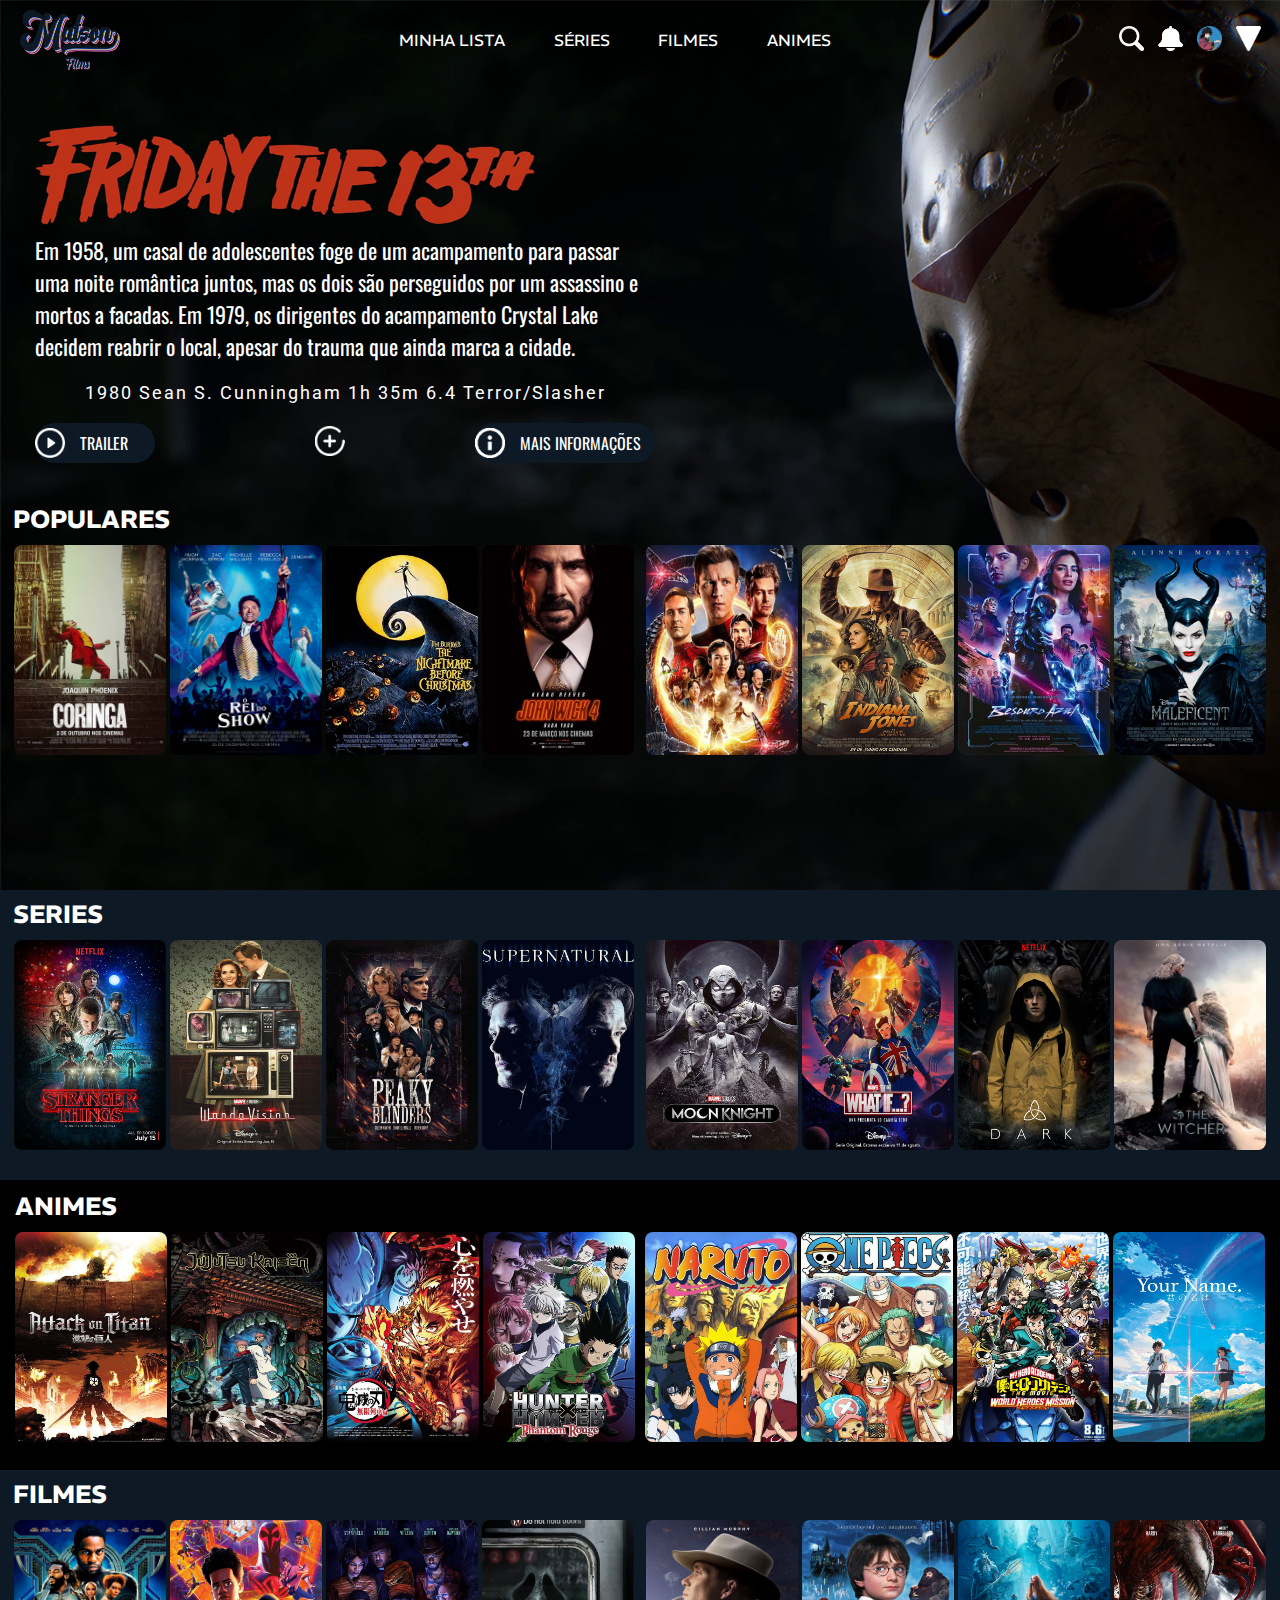
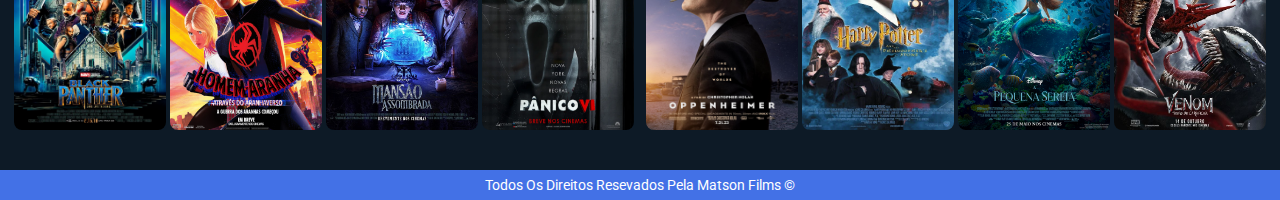
<file: index.html>
<!DOCTYPE html>
<html lang="pt-br">
<head>
    <meta charset="UTF-8">
    <meta name="viewport" content="width=device-width, initial-scale=1.0">
    <link rel="stylesheet" href="css/style.css">
    <link rel="shortcut icon" href="imagens/Matson films logo.png" type="image/x-icon">
    <title>Matson Films</title>
</head>
<body>
   <div id="container-principal">
    <!-- Cabeçalho e menu de navegação -->
       <header>
            <div id="box-header">
                <img id="box-logo" src="imagens/Matson films logo.png" alt="Matson Films">
                <nav id="container-nav">
                    <a href="#">Minha Lista</a>
                    <a href="#">Séries</a>
                    <a href="#">Filmes</a>
                    <a href="#">Animes</a>
                </nav>
                <div id="box-icon">
                    <a href="#"><img src="imagens/01-icone lupa.png" alt="lupa de pesquisa"></a>
                    <a href="#"><img src="imagens/02-icone sino.png" alt="notificações"></a>
                    <a href="#"><img src="imagens/03-icone de perfil.png" alt="perfil de usuario"></a>
                    <a href="#"><img src="imagens/04-icone triangulo.png" alt="mais configurações"></a>
                </div>
            </div>
        </header>

        <!-- Conteúdo Inicial -->
        <main>
            <div id="box-friday">
                <img id="logo-friday" src="imagens/friday.png" alt="Sexta-feira 13">
                <p id="box-description">
                    Em 1958, um casal de adolescentes foge de um acampamento para passar uma noite romântica juntos, mas os dois são perseguidos por um assassino e mortos a facadas. Em 1979, os dirigentes do acampamento Crystal Lake decidem reabrir o local, apesar do trauma que ainda marca a cidade.
                </p>
                <p id="box-descriptionmovie">1980 Sean S. Cunningham 1h 35m 6.4 Terror/Slasher</p>
                <nav id="box-trailer">
                    <div class="box-button" id="box-buttontrailer">
                        <img src="imagens/play.png" alt="Trailer do filme"><a href="https://www.youtube.com/watch?v=dGT2-aWLHDw&ab_channel=JasonWolf" target="_blank">Trailer</a>
                    </div>
                    <a href="#"><img id="button-more" src="imagens/lista.png" alt="Assistir mais tarde"></a>
                    <div class="box-button">
                        <img src="imagens/informacoes.png" alt="Informações sobre o filme"><a  href="#">Mais informações</a>
                    </div>
                </nav>
            </div>
        </main>

        <!-- Sessão de filmes populares -->
        <section id="box-populars">
            <h1>Populares</h1>
                <nav id="box-popularsmovie">
                    <div id="container-popularsmovie01">
                        <a href="#"><img src="imagens/imagens filmes/01 - coringa.jpg" alt="Filme Coringa"></a>
                        <a href="#"><img src="imagens/imagens filmes/02 - o rei do show.jpg" alt="Filme O Rei do Show"></a>
                        <a href="#"><img src="imagens/imagens filmes/03 - Mundo de jack.jpg" alt="Filme Mundo de Jack"></a>
                        <a href="#"><img src="imagens/imagens filmes/04 - Johnwick.jpg" alt="Filme John Wick"></a>
                    </div>
                    <div id="container-popularsmovie02">
                        <a href="#"><img src="imagens/imagens filmes/05- homemaranha.jpg" alt="Filme Homem Aranha"></a>
                        <a href="#"><img src="imagens/imagens filmes/06 - indiana jones.jpg" alt="Filme Indiana Jones"></a>
                        <a href="#"><img src="imagens/imagens filmes/07- besouro azul.jpg" alt="Filme Besouro Azul"></a>
                        <a href="#"><img src="imagens/imagens filmes/08 - malevola.jpg" alt="Filme Malevola"></a>
                    </div>
                </nav>
            </div>
        </section>

        <!-- Sessão de series -->
        <section class="box-series" id="box-series01">
            <h1>Series</h1>
            <nav class="box-popularseries">
                <div id="container-series01">
                    <a href="#"><img src="imagens/imagens de series/01 - stranger things.jpg" alt="Série Stanger Things"></a>
                    <a href="#"><img src="imagens/imagens de series/02 - wandavision.jpg" alt="Série Wandavision"></a>
                    <a href="#"><img src="imagens/imagens de series/03 - peaky blinders.jpg" alt="Série Peaky Blinders"></a>
                    <a href="#"><img src="imagens/imagens de series/04 - supernatural.jpg" alt="Série Sobrenatural"></a>
                </div>
                <div id="container-series02">
                    <a href="#"><img src="imagens/imagens de series/05 - cavaleiro da lua.jpg" alt="Série Cavaleiro da Lua"></a>
                    <a href="#"><img src="imagens/imagens de series/06 - whats if.jpg" alt="Série What's If - Marvel"></a>
                    <a href="#"><img src="imagens/imagens de series/07 - dark.jpg" alt="Série Dark"></a>
                    <a href="#"><img src="imagens/imagens de series/08 - the witcher.jpg" alt="Série The Witcher"></a>
                </div>
            </nav>
        </section>

        <!-- Sessão de animes -->
        <section id="box-animes">
            <h1>Animes</h1>
            <nav id="box-popularanime">
                <div id="container-anime01">
                    <a href="#"><img src="imagens/imagens de animes/01 - attack on titan.jpg" alt="Anime Attack on Titan"></a>
                    <a href="#"><img src="imagens/imagens de animes/02 - jujutsu kaisen.jpg" alt="Anime Jujutsu Kaisen"></a>
                    <a href="#"><img src="imagens/imagens de animes/03 - demon slayer.jpg" alt="Anime Demon Slayer"></a>
                    <a href="#"><img src="imagens/imagens de animes/04 - hunter hunter.jpg" alt="Anime Hunter X Hunter"></a>
                </div>
                <div id="container-anime01">
                    <a href="#"><img src="imagens/imagens de animes/05 - naruto classico.jpg" alt="Anime Naruto Clássico"></a>
                    <a href="#"><img src="imagens/imagens de animes/06 - one piece.jpg" alt="Anime One Piece"></a>
                    <a href="#"><img src="imagens/imagens de animes/07 - boku no hero.jpg" alt="Anime Boku no hero"></a>
                    <a href="#"><img src="imagens/imagens de animes/08 - your name.jpg" alt="Anime Your name"></a>
                </div>
            </nav>
        </section>

        <!-- Sessão de filmes -->
        <section class="box-series">
            <h1>Filmes</h1>
            <nav class="box-popularseries">
                <div id="container-movie01">
                    <a href="#"><img src="imagens/imagens de filmes 2/01 - pantera negra.jpg" alt="Filme Pantera negra"></a>
                    <a href="#"><img src="imagens/imagens de filmes 2/02 - homem aranha aranhaverso.jpg" alt="Filme Homem aranha no aranhaverso"></a>
                    <a href="#"><img src="imagens/imagens de filmes 2/03 - mansão assombrada.jpg" alt="Filme Mansão assombrada"></a>
                    <a href="#"><img src="imagens/imagens de filmes 2/04 - panico VI.jpg" alt=""></a>
                </div>
                <div id="container-movie02">
                    <a href="#"><img src="imagens/imagens de filmes 2/05 - oppenheimwe.jpg" alt="Filme Oppenheimer"></a>
                    <a href="#"><img src="imagens/imagens de filmes 2/06 - harry potter.jpg" alt="Filme Harry Potter"></a>
                    <a href="#"><img src="imagens/imagens de filmes 2/07 - pequena sereia.jpg" alt="Filme Pequena sereia"></a>
                    <a href="#"><img src="imagens/imagens de filmes 2/08 - carnificina.jpg" alt="Filme Carnificina"></a>
                </div>
            </nav>
        </section>
   </div>
   <footer>
        <div id="box-footer">
            <p>Todos os direitos resevados pela Matson Films ©</p>
        </div>
   </footer>
</body>
</html>
</file>
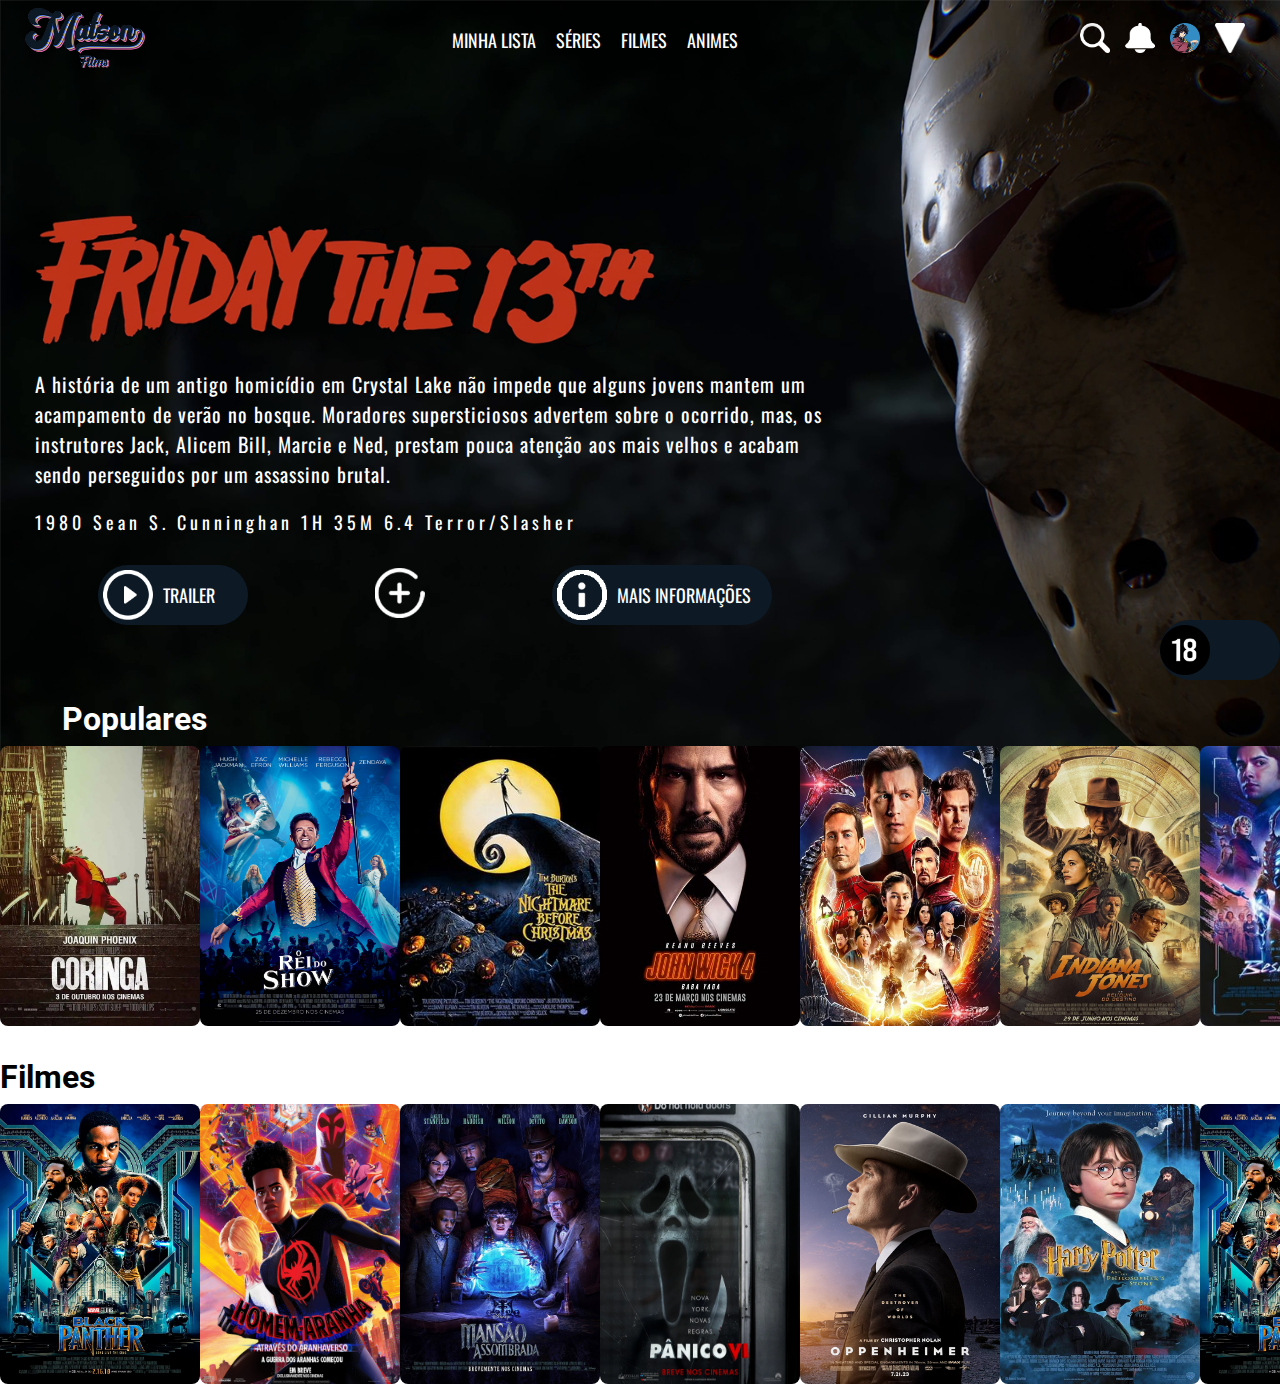
<file: Projetos Matson Films/index.html>
<!DOCTYPE html>
<html lang="pt-br">
<head>
    <meta charset="UTF-8">
    <meta name="viewport" content="width=device-width, initial-scale=1.0">
    <link rel="stylesheet" href="css/style.css">
    <link rel="shortcut icon" href="imagens/Matson films logo.png" type="image/x-icon">
    <title>Matson Films</title>
</head>
<body>
    <!-- Cabeçalho e menu de navegação -->
    <header>
        <div id="container-logo">
            <img src="imagens/Matson films logo.png" alt="Matson Films">
        </div>
        <nav id="container-navegation">
            <a href="#">Minha Lista</a>
            <a href="#">Séries</a>
            <a href="#">Filmes</a>
            <a href="#">Animes</a>
        </nav>
        <div id="navegation-login">
            <ul>
                <li><a href="#"><img src="imagens/01-icone lupa.png" alt="lupa de pesquisa"></a></li>
                <li><a href="#"><img src="imagens/02-icone sino.png" alt="lupa de pesquisa"></a></li>
                <li><a href="#"><img src="imagens/03-icone de perfil.png" alt="lupa de pesquisa"></a></li>
                <li><a href="#"><img src="imagens/04-icone triangulo.png" alt="lupa de pesquisa"></a></li>
            </ul>
        </div>
    </header>
    <main>
        <!-- Conteudo inicial e princial do site -->
        <div id="container-movie">
            <div id="box-logo">
                <img src="imagens/friday.png" alt="Filme Sexta-feira 13">
            </div>
            <div id="box-descriptionmovie">
                <p>A história de um antigo homicídio em Crystal Lake não impede que alguns jovens mantem um acampamento de verão no bosque. Moradores supersticiosos advertem sobre o ocorrido, mas, os instrutores Jack, Alicem Bill, Marcie e Ned, prestam pouca atenção aos mais velhos e acabam sendo perseguidos por um assassino brutal. 
                </p>
                <p id="box-category">1980 Sean S. Cunninghan 1H 35M 6.4 Terror/Slasher</p>
            </div>
            <div id="box-button">
                <div class="buttons" id="box-trailer"><img src="imagens/play.png" alt="Trailer de Friday 13th"><a href="https://www.youtube.com/watch?v=aDrOvFtzyPQ&ab_channel=ScreamFactoryTV" target="_blank">Trailer</a></div>
                <div><a href="#"><img src="imagens/lista.png" alt="Botão de assistir mais tarde"></a></div>
                <div class="buttons"><img src="imagens/informacoes.png" alt="#"><a href="#">Mais informações</a></div> 
            </div>
            
        </div>
        <div id="box-idade">
            <img src="imagens/18.png" alt="Idade indicada do filme 18 anos">
        </div>
        <!-- sessão de filmes popuplares -->
        <section id="section-popularsmovies">
            <h1 class="title-box">Populares</h1>
            <div class="box-populars">
                <div id="box-moviepopulars">
                    <a href="#"><img src="imagens/imagens filmes/01 - coringa.jpg" alt="Filme Coringa"></a>
                </div>
                <div id="box-moviepopulars">
                    <a href="#"><img src="imagens/imagens filmes/02 - o rei do show.jpg" alt="Filme o rei do show"></a>
                </div>
                <div id="box-moviepopulars">
                    <a href="#"><img src="imagens/imagens filmes/03 - Mundo de jack.jpg" alt="filme O estranho mundo de jack"></a>
                </div>
                <div id="box-moviepopulars">
                    <a href="#"><img src="imagens/imagens filmes/04 - Johnwick.jpg" alt="filme John wick 4"></a>
                </div>
                <div id="box-moviepopulars">
                    <a href="#"><img src="imagens/imagens filmes/05- homemaranha.jpg" alt="filme homem aranha: sem volta para casa"></a>
                </div>
                <div id="box-moviepopulars">
                    <a href="#"><img src="imagens/imagens filmes/06 - indiana jones.jpg" alt="filme indiana jones"></a>
                </div>
                <div id="box-moviepopulars">
                    <a href="#"><img src="imagens/imagens filmes/07- besouro azul.jpg" alt="filme besouro azul"></a>
                </div>
            </div>
        </section>
        <!-- sessão de filmes -->
        <section id="box-movie">
            <h1 class="title-box">Filmes</h1>
            <div class="box-populars">
                <div id="box-movie02">
                    <a href="#"><img src="imagens/imagens de filmes 2/01 - pantera negra.jpg" alt=""></a>
                </div>
                <div id="box-movie02">
                    <a href="#"><img src="imagens/imagens de filmes 2/02 - homem aranha aranhaverso.jpg" alt=""></a>
                </div>
                <div id="box-movie02">
                    <a href="#"><img src="imagens/imagens de filmes 2/03 - mansão assombrada.jpg" alt=""></a>
                </div>
                <div id="box-movie02">
                    <a href="#"><img src="imagens/imagens de filmes 2/04 - panico VI.jpg" alt=""></a>
                </div>
                <div id="box-movie02">
                    <a href="#"><img src="imagens/imagens de filmes 2/05 - oppenheimwe.jpg" alt=""></a>
                </div>
                <div id="box-movie02">
                    <a href="#"><img src="imagens/imagens de filmes 2/06 - harry potter.jpg" alt=""></a>
                </div>
                <div id="box-movie02">
                    <a href="#"><img src="imagens/imagens de filmes 2/01 - pantera negra.jpg" alt=""></a>
                </div>
            </div>
        </section>
    </main>
</body>
</html>
</file>
<file: css/style.css>
/* Importe de fontes */
@charset "UTF-8";
@import url('https://fonts.googleapis.com/css2?family=REM:ital,wght@0,100;0,200;0,300;0,400;0,500;0,600;0,700;0,800;0,900;1,100;1,200;1,300;1,400;1,500;1,600;1,700;1,800;1,900&display=swap');
@import url('https://fonts.googleapis.com/css2?family=Oswald:wght@200;300;400;500;600;700&display=swap');
@import url('https://fonts.googleapis.com/css2?family=Roboto:ital,wght@0,100;0,300;0,400;0,500;0,700;0,900;1,100;1,300;1,400;1,500;1,700;1,900&display=swap');

/* Configuração geral */
* {
    margin: 0;
    padding: 0;
    box-sizing: border-box;
    font-family: 'Roboto', sans-serif;
}

/* Declaração de fontes e paleta de cores */
:root {
    --fontTitulos: 'REM', sans-serif;
    --fontParagrafos:'Oswald', sans-serif;
    --corRosa:#f26dab;
    --corRoxo:#6d3a7a;
    --corAmarelo:#d9bf73;
    --corAzul:#4371e6;
    --corAzulescuro:#0d1a26;
}

body {
    width: 100%;
    font-family: 'Roboto';
}

#container-principal {
    background-image: url(../imagens/jason.png);
    background-size: cover;
    background-repeat: no-repeat;
    width: 100%;
    height: 100vh;
   
}
/* Cabeçalho e menu de navegação */
#box-header {
    display: flex;
    align-items: center;
    justify-content: space-between;
    width: 100%;
    height: 80px;
}

/* menu de navegação */
#container-nav {
    display: flex;
    justify-content: space-around;
    align-items: center;
    width: 480px;
}

#container-nav a {
    text-decoration: none;
    color: white;
    font-size: 18px;
    text-transform: uppercase;
    font-family: var(--fontTitulos);
    padding: 10px;
    border-radius: 20px;
    transition: 1.2s ease-out; 
}

#container-nav a:hover {
    background-color: var(--corAzul);
    transition: .8s ease-in;
}

/* container do logo */
#box-header #box-logo {
    position: relative;
    width: 100px;
    height: 60px;
    left: 20px;
    cursor: pointer;
}

/* menu de icones */
#box-icon {
    display: flex;
    align-items: center;
    justify-content: space-evenly;
    text-align: center;
    gap: 10px;
    width: 150px;
}

#box-icon img {
    position: relative;
    width: 25px;
    height: 25px;
    right: 15px;
    cursor: pointer;
}

/* Conteúdo main - principal */
#box-friday {
    margin-top: 5vh;
    margin-left: 20px;
    width: 730px;
    height: 450px;
    padding: 15px;
}

/* logo */
#box-friday #logo-friday {
    width: 600px;
    height: 150px;
    margin-bottom: 15px;
}

/* descrição do filme */
#box-friday #box-description {
    color: white;
    font-size: 22px;
    font-family: var(--fontParagrafos);
}

#box-friday #box-descriptionmovie {
    margin: 20px 0;
    text-align: center;
    text-transform: capitalize;
    letter-spacing: 2px;
    font-size: 18px;
    color: white;
}

/* buttões do filme */
#box-trailer {
    display: flex;
    align-items: center;
    justify-content: space-between;
    width: 100%;
}

#box-trailer img {
    width: 50px;
    height: 50px;
}

#box-trailer a {
    position: relative;
    left: 15px;
    text-transform: uppercase;
    text-decoration: none;
    font-size: 18px;
    font-family: var(--fontParagrafos);
    color: white;
}

#box-trailer a:hover {
    color: gray;
    transition: .8s;
}

#box-trailer .box-button {
    display: flex;
    align-items: center;
    justify-content: flex-start;
    padding: 5px;
    width: 230px;
    background-color: var(--corAzulescuro);
    border-radius: 20px;
}

#box-trailer #box-buttontrailer {
    width: 150px;
}

/* Sessão filmes populares */
#box-populars {
    margin-top: 10px;
    width: 100%;
    height: 350px;
    padding: 8px;
}

#box-populars h1 {
    position: relative;
    left: 5px;
    margin-bottom: 10px;
    color: white;
    font-size: 25px;
    text-transform: uppercase;
    font-family: var(--fontTitulos);
}

#box-populars #box-popularsmovie {
    display: flex;
    align-items: center;
    justify-content: space-around;
}

#box-populars img {
    width: 230px;
    height: 270px;
    border-radius: 8px;
    transition: 1.2s;
}

#box-populars img:hover {
    transform: translateY(-5%);
    border: 2px solid white;
    transition: 1.2s;
}

/* Sessão series */
.box-series {
    margin-top: -10px;
    width: 100%;
    height: 360px;
    background-color: var(--corAzulescuro);
    padding: 8px;
}

.box-series h1 {
    position: relative;
    left: 5px;
    margin-bottom: 10px;
    color: white;
    font-size: 25px;
    text-transform: uppercase;
    font-family: var(--fontTitulos);
}

.box-series .box-popularseries {
    display: flex;
    align-items: center;
    justify-content: space-around;
}

.box-series img {
    width: 230px;
    height: 270px;
    border-radius: 8px;
    transition: 1.2s;
}

.box-series img:hover {
    transform: translateY(-5%);
    border: 2px solid white;
    transition: 1.2s;
}

/* Sessão animes */
#box-animes {
    margin-top: -10px;
    width: 100%;
    height: 360px;
    background-color: black;
    padding: 10px;
}

#box-animes h1 {
    position: relative;
    left: 5px;
    margin-bottom: 10px;
    color: white;
    font-size: 25px;
    text-transform: uppercase;
    font-family: var(--fontTitulos);
}

#box-animes #box-popularanime {
    display: flex;
    align-items: center;
    justify-content: space-around;
}

#box-animes img {
    width: 230px;
    height: 270px;
    border-radius: 8px;
    transition: 1.2s;
    
}

#box-animes img:hover {
    transform: translateY(-5%);
    border: 2px solid white;
    transition: 1.2s;
}

/* Rodapé do site */
#box-footer {
    display: flex;
    justify-content: center;
    align-items: center;
    width: 100%;
    height: 30px;
    background-color: var(--corAzul);
}

#box-footer p {
    text-align: center;
    color: white;
    text-transform: capitalize;
    font-size: 14px;
}

/* Configuração de responsividade */
/* Telas de 1680px */
@media screen and (max-width: 1680px) {
/* Conteúdo main - principal */
#box-friday {
    margin-top: 8vh;
    width: 700px;
    height: 300px;
}

/* logo do conteúdo principal*/
#box-friday #logo-friday {
    width: 500px;
    height: 100px;
    margin-bottom: 10px;
}

/* Sessão de filmes populares */
#box-populars {
    margin-top: 120px;
}

#box-populars img {
    width: 200px;
    height: 270px;
}

/* Sessão de séries */
.box-series {
    height: 380px;
}


#box-series01 {
    height: 380px;
    margin-top: -10px;
}

.box-series img {
    width: 200px;
    height: 270px;
}

/* Sessão animes */
#box-animes {
    height: 380px;
}


#box-animes img {
    width: 200px;
    height: 270px;
}
}

/* Telas de 1440px */
@media screen and (max-width:1440px) {
/* Cabeçalho e menu de navegação */
#container-nav a {
    font-size: 16px;
}

/* Conteúdo main - principal */
#box-friday {
    margin-top: 0vh;
    width: 600px;
    height: 300px;
}

/* logo do conteúdo principal*/
    #box-friday #logo-friday {
    width: 480px;
    height: 100px;
    margin-bottom: 5px;
}

/* buttões do filme */
#box-trailer img {
    width: 30px;
    height: 30px;
}

#box-trailer a {
    font-size: 16px;
}

#box-trailer .box-button {
    padding: 5px 7px 5px 0px;
    width: 180px;
}

#box-trailer #box-buttontrailer {
    width: 120px;
}

/* Sessão de filmes populares */
#box-populars {
    margin-top: 120px;
}

#box-populars img {
    width: 170px;
    height: 200px;
}

/* Sessão de séries */
.box-series {
    height: 270px;
}

#box-series01 {
    height: 270px;
    margin-top: -10px;
}

.box-series img {
    width: 170px;
    height: 200px;
}

/* Sessão animes */
#box-animes {
    height: 270px;
}

#box-animes img {
    width: 170px;
    height: 200px;
}
}

/* Telas 1200px */
@media screen and (max-width:1280px) {
/* Conteúdo main - principal */
#box-friday {
    margin-top: 30px;
    width: 650px;
    height: 400px;
}

/* logo do conteúdo principal*/
    #box-friday #logo-friday {
    width: 500px;
    height: 100px;

}

/* buttões do filme */
#box-trailer img {
    width: 30px;
    height: 30px;
}

#box-trailer a {
    font-size: 16px;
}

#box-trailer .box-button {
    padding: 5px 7px 5px 0px;
    width: 180px;
}

#box-trailer #box-buttontrailer {
    width: 120px;
}

/* Sessão de filmes populares */
#box-populars {
    margin-top: -15px;
}

#box-populars img {
    width: 152px;
    height: 210px;
}

/* Sessão de séries */
.box-series {
    height: 300px;
}

#box-series01 {
    height: 300px;
    margin-top: -10px;
}

.box-series img {
    width: 152px;
    height: 210px;
}

/* Sessão animes */
#box-animes {
    height: 300px;
}

#box-animes img {
    width: 152px;
    height: 210px;
}
}

/* Telas 1024px */
@media screen and (max-width:1024px) {
/* container do logo */
#box-header #box-logo {
    width: 80px;
    height: 50px;
}

/* Cabeçalho e menu de navegação */
#container-nav a {
    font-size: 18px;
}

/* logo do conteúdo principal*/
#box-friday #logo-friday {
    width: 400px;
    height: 100px;
}

/* Conteúdo main - principal */
#box-friday {
    margin-top: 5vh;
    margin-left: 5px;
    width: 700px;
    height: 320px;
    padding: 15px;
}

/* descrição do filme */
#box-friday #box-description {
    font-size: 20px;
}

/* buttões do filme */
#box-trailer {
    display: flex;
    align-items: center;
    justify-content: space-evenly;
    width: 100%;
}

#box-trailer img {
    width: 30px;
    height: 30px;
}

#box-trailer a {
    font-size: 16px;
}

/* Sessão de filmes populares */
#box-populars {
    margin-top: 70px;
    height: 620px;
    background-color: var(--corAzulescuro);
}

 #box-popularsmovie {
    display: flex;
    flex-direction: column;
    justify-content: center;
    gap: 4px;
} 

#box-populars h1 {
    text-align: center;
    font-size: 25px;
}

#box-populars img {
    width: 200px;
    height: 240px;
    margin-top: 10px;
}

/* Sessão de séries */
.box-series {
    height: 620px;
    background-color: black;
}

#box-series01 {
    height: 620px;
    margin-top: 320px;
}

.box-popularseries {
    display: flex;
    flex-direction: column;
    justify-content: center;
    gap: 4px;
}

.box-series h1 {
    text-align: center;
    font-size: 25px;
}

.box-popularseries img {
    width: 200px;
    height: 240px;
    margin-top: 10px;
}

/* Sessão animes */
#box-animes {
    height: 620px;
    background-color: var(--corAzulescuro);
}

#box-animes h1 {
    text-align: center;
    font-family: 25px;
}
#box-popularanime {
    display: flex;
    flex-direction: column;
    justify-content: center;
    gap: 4px;
}

#box-animes img {
    width: 200px;
    height: 240px;
    margin-top: 10px;
}
}

/* Telas 768px */
@media screen and (max-width:768px) {
/* Sessão de filmes populares */
#box-populars img {
    width: 177px;
}

/* Sessão de séries */
.box-popularseries img {
    width: 177px;
}

/* Sessão animes */
#box-animes img {
    width: 177px;
}
}

/* Telas 600px */
@media screen and (max-width:600px) {
/* container do logo */
#box-header #box-logo {
    display: none;
}

/* Cabeçalho e menu de navegação */
#box-header {
    display: flex;
    align-items: center;
    justify-content: space-between;
    width: 100%;
    height: 60px;
}

/* menu de navegação */
#container-nav {
    display: flex;
    justify-content: space-evenly;
    align-items: center;
    margin: 0 auto;
    width: 380px;
}

#container-nav a {
    font-size: 16px;
}

/* Menu de icones do perfil */
#box-icon {
    display: none;
}

/* logo do conteúdo principal*/
#box-friday #logo-friday {
    width: 400px;
    height: 100px;
}

/* Conteúdo main - principal */
#box-friday {
    width: 560px;
    height: 420px;
    margin: 50px auto 0px auto;
}

/* buttões do filme */
#box-trailer a {
    font-size: 16px;
}

/* Sessão de filmes populares */
#box-populars {
    margin-top: 10px;
    height: 550px; 
}

#box-populars h1 {
    font-size: 30px;
}

#box-populars img {
    width: 132px;
    height: 210px;
}

/* Sessão de séries */
.box-series {
    height: 550px;
}

#box-series01 {
    height: 550px;
    margin-top: 320px;
}

.box-series h1 {
    font-size: 30px;
}

.box-popularseries img {
    width: 132px;
    height: 210px;
}

/* Sessão animes */
#box-animes {
    height: 550px;
    background-color: var(--corAzulescuro);
}

#box-animes h1 {
    font-size: 30px;
}

#box-animes img {
    width: 132px;
    height: 210px;
}
}

/* Telas 500px */
@media  screen and (max-width:500px) {
/* logo do conteúdo principal*/
#box-friday #logo-friday {
    width: 350px;
    height: 100px;
}

/* Conteúdo main - principal */
#box-friday {
    width: 450px;
    height: 440px;
    margin: 50px auto 0px auto;
}
/* descrição do filme */
#box-friday #box-description {
    font-size: 18px;
}

/* buttões do filme */
#box-trailer {
    display: flex;
    align-items: center;
    justify-content: space-between;
    width: 100%;
}

#box-trailer #box-buttontrailer {
    width: 120px;
}

#box-trailer a {
    font-size: 16px;
}

/* Sessão de filmes populares */
#box-populars {
    margin-top: 10px;
    height: 500px;
}

#box-populars img {
    width: 112px;
    height: 200px;
}

/* Sessão de séries */
.box-popularseries img {
    width: 112px;
    height: 200px;
}

#box-series01 {
    margin-top: 290px;
}

/* Sessão animes */
#box-animes img {
    width: 112px;
    height: 200px;
}
}

/* Telas de 428px */
@media screen and (max-width:428px) {
/* logo do conteúdo principal*/
#box-friday #logo-friday {
    width: 320px;
    height: 100px;
}

/* Conteúdo main - principal */
#box-friday {
    width: 400px;
}
/* descrição do filme */
#box-friday #box-description {
    font-size: 18px;
}

/* buttões do filme */
#box-trailer {
    display: flex;
    align-items: center;
    justify-content: space-between;
    margin: 0 auto;
}

#box-trailer #box-buttontrailer {
    width: 110px;
}

#box-trailer #button-more {
    position: relative;
    left: -10px;
}

#box-trailer a {
    font-size: 16px;
}

/* Sessão de populares */

#box-populars {
    height: 500px;
}

#box-populars img {
    width: 89px;
    height: 180px;
}

/* Sessão de séries */
.box-series {
    height: 500px;
}

#box-series01 {
    height: 500px;
    margin-top: 210px;
}
.box-popularseries img {
    width: 89px;
    height: 180px;
}

/* Sessão animes */
#box-animes {
    height: 500px;
}
#box-animes img {
    width: 89px;
    height: 180px;
}
}
</file>
<file: Projetos Matson Films/css/style.css>
/* Importe de fontes */
@charset "UTF-8";
@import url('https://fonts.googleapis.com/css2?family=REM:ital,wght@0,100;0,200;0,300;0,400;0,500;0,600;0,700;0,800;0,900;1,100;1,200;1,300;1,400;1,500;1,600;1,700;1,800;1,900&display=swap');
@import url('https://fonts.googleapis.com/css2?family=Oswald:wght@200;300;400;500;600;700&display=swap');
@import url('https://fonts.googleapis.com/css2?family=Roboto:ital,wght@0,100;0,300;0,400;0,500;0,700;0,900;1,100;1,300;1,400;1,500;1,700;1,900&display=swap');

/* Configuração geral */
* {
    margin: 0;
    padding: 0;
    box-sizing: border-box;
    font-family: 'Roboto', sans-serif;
}

/* Declaração de fontes e paleta de cores */
:root {
    --fontTitulos: 'REM', sans-serif;
    --fontParagrafos:'Oswald', sans-serif;
    --corRosa:#f26dab;
    --corRoxo:#6d3a7a;
    --corAmarelo:#d9bf73;
    --corAzul:#4371e6;
    --corAzulescuro:#0d1a26;
}

body {
    background-image: url(../imagens/jason.png);
    background-size: cover;
    background-repeat: no-repeat;
    width: 100%;
    height: 100vh;
    overflow-x: hidden;
}

/* Cabeçalho */
header {
    display: flex;
    align-items: center;
    justify-content: space-around;
    width: 100%;
    height: 80px;
}

/* logo */
header #container-logo {
    position: relative;
    left: 25px;
}

header #container-logo img {
    width: 120px;
    height: 60px;
}

/* Menu de navegação */
header #container-navegation {
    display: flex;
    align-items: center;
    justify-content: center;
    margin: 0 auto;
    gap: 20px;
}

header #container-navegation a {
    color: #fff;
    text-decoration: none;
    text-transform: uppercase;
    font-family: var(--fontParagrafos);
    font-size: 18px;
    transition: ease-in-out .8s;
}

header #container-navegation a:hover {
    padding: 10px;
    background-color: var(--corAzulescuro);
    border-radius: 20px;
    transition: .8s;
}

/* Menu de icones de navegação */

header #navegation-login {
    display: flex;
    align-items: center;
    justify-content: center;
    margin-right: 25px;
}

header #navegation-login ul{
    display: flex;
    align-items: center;
    justify-content: center;
    padding: 10px;
    gap: 15px;
}
header #navegation-login ul li {
    list-style: none;
}

header #navegation-login li a img {
    width: 30px;
    height: 30px;
}

/* Conteudo Inicial */
/* Container do conteudo */
#container-movie {
    display: flex;
    flex-direction: column;
    margin-top: 15vh;
    margin-left: 35px;
    width: 800px;
    height: 405px;
}

/* Container imagem Friday the 13 */
#box-logo {
    margin-bottom: 20px;
}

#box-logo img {
    width: 620px;
    height: 130px;
}

/* Container descrição */
#box-descriptionmovie p {
    color: white;
    font-size: 20px;
    text-align: left;
    font-family: var(--fontParagrafos);
    letter-spacing: 1px;
}

/* container do genero do filme */
#box-descriptionmovie #box-category {
    margin: 20px 0;
    letter-spacing: 4px;
    font-size: 18px;
    font-family: var(--fontParagrafos);
}
/* Container do botões */
#box-button {
    display: flex;
    align-items: center;
    justify-content: space-around;
    width: 100%;
    margin-top: 10px;

}

/* Container das imagens dos botões */
#box-button img {
    width: 50px;
    height: 50px;
}

/* container dos botões trailer, assistir mais tarde e mais info */
#box-button .buttons {
    display: flex;
    align-items: center;
    justify-content: start;
    background-color: var(--corAzulescuro);
    border-radius: 40px;
    width: 220px;
    padding: 5px;
}

#box-button .buttons a {
   color: white;
   margin-left: 5px;
   text-transform: uppercase;
   font-size: 18px;
   font-family: var(--fontParagrafos);
   text-decoration: none;
   padding-left: 5px;
   transition: .5s;
}

#box-button .buttons a:hover {
    color: #4371e6;
    transition: .5s;
}

/* Container do botão do trailer */
#box-button #box-trailer {
    width: 150px;
}

/* box de idade do filme */
#box-idade {
    display: flex;
    justify-content: flex-start;
    align-items: center;
    background-color:var(--corAzulescuro);
    border-radius: 40px;
    width: 120px;
    margin-left: auto;
    height: 60px;
}

#box-idade img {
    width: 50px;
    height: 50px;
    
}

/* Sessão de filmes populares */
#section-popularsmovies {
    margin-top: 20px;
}

.box-populars {
    display: flex;
    align-items: center;
    justify-content: space-evenly;
    width: 100%;
    height: 300px;
}

/* titulo da sessão */
#section-popularsmovies h1 {
    position: relative;
    left: 62px;
    color: white;
}

/* configuração de container dos filmes */
.box-populars #box-moviepopulars img {
    width: 200px;
    height: 280px;
    border-radius: 8px;
    transition: .8s;
}

.box-populars #box-moviepopulars img:hover {
    transform: translateY(-5%);
    transition: .8s;
}

/* sessão de filmes */
#box-movie {
    margin-top: 20px;
}

#box-movie02 {
    display: flex;
    align-items: center;
    justify-content: space-evenly;
    width: 100%;
    height: 300px;
}

#box-movie02 img {
    width: 200px;
    height: 280px;
    border-radius: 8px;
    transition: .8s;
}
</file>
